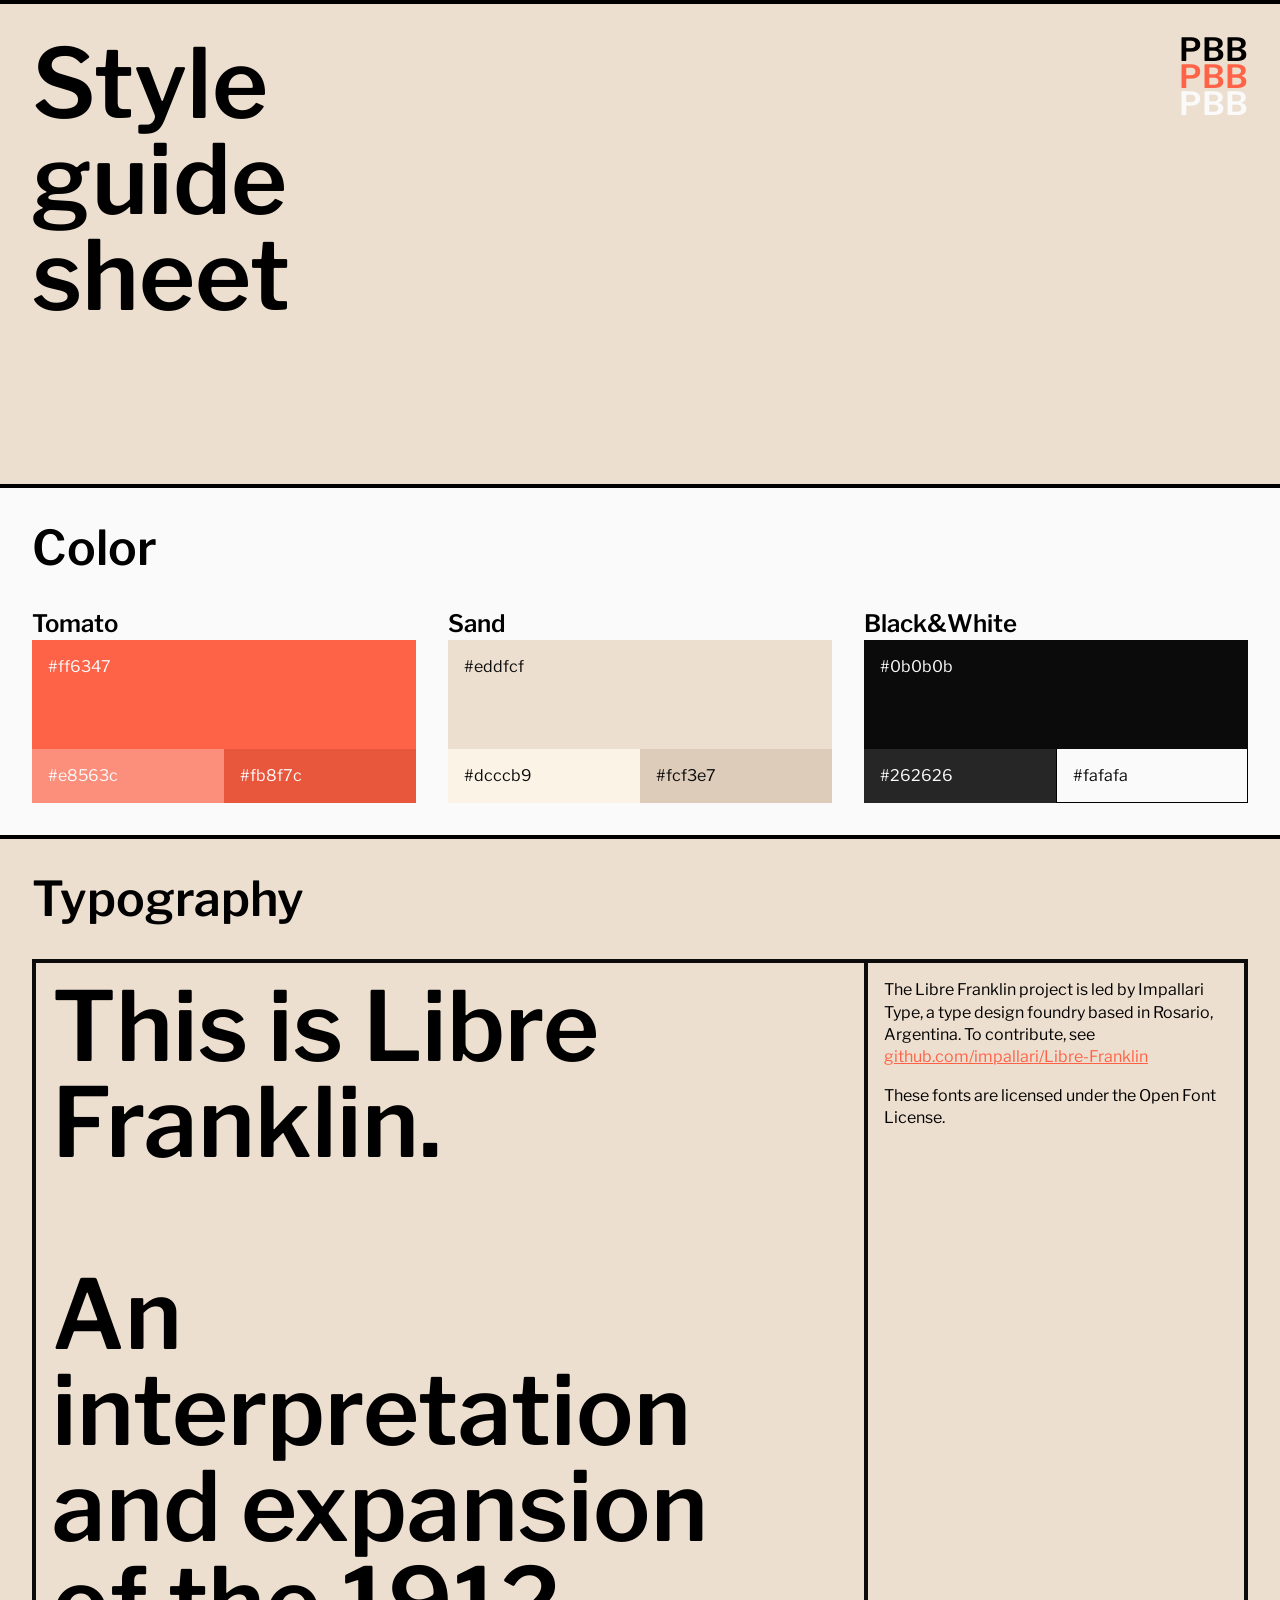
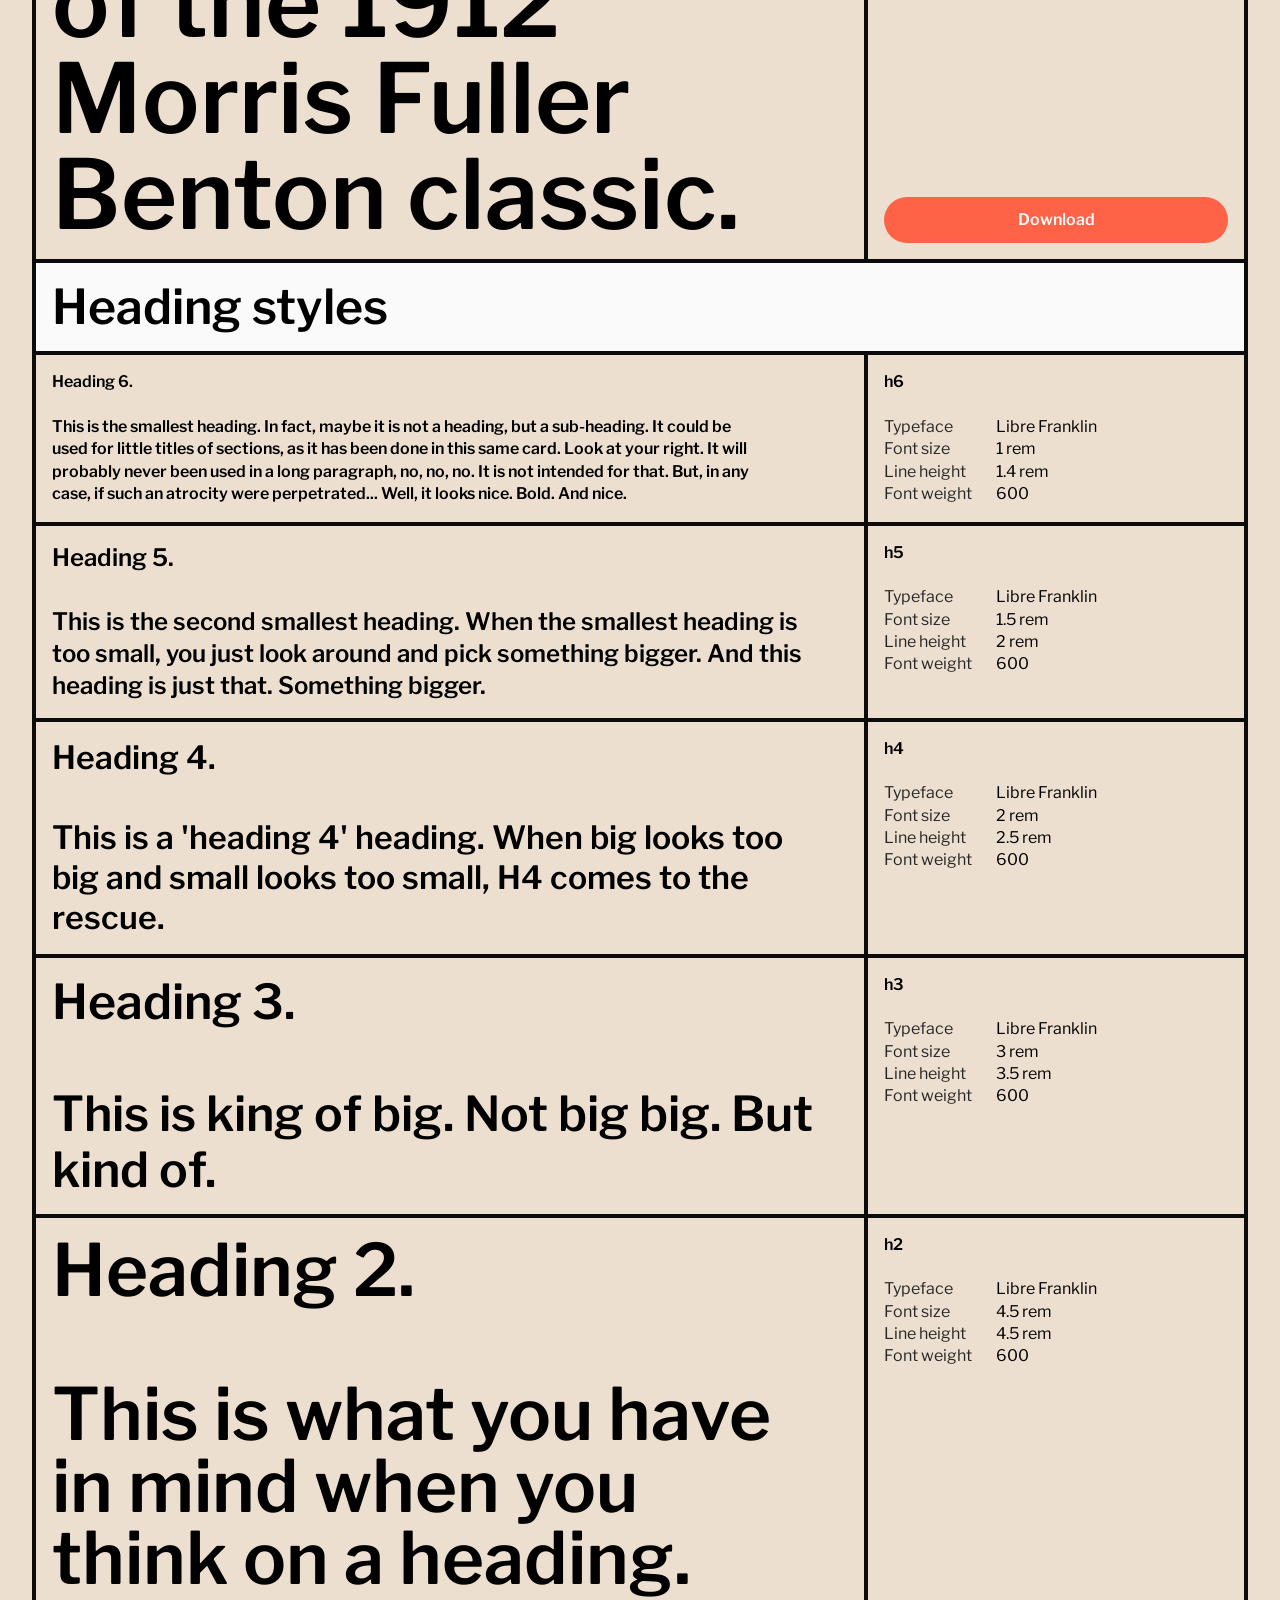
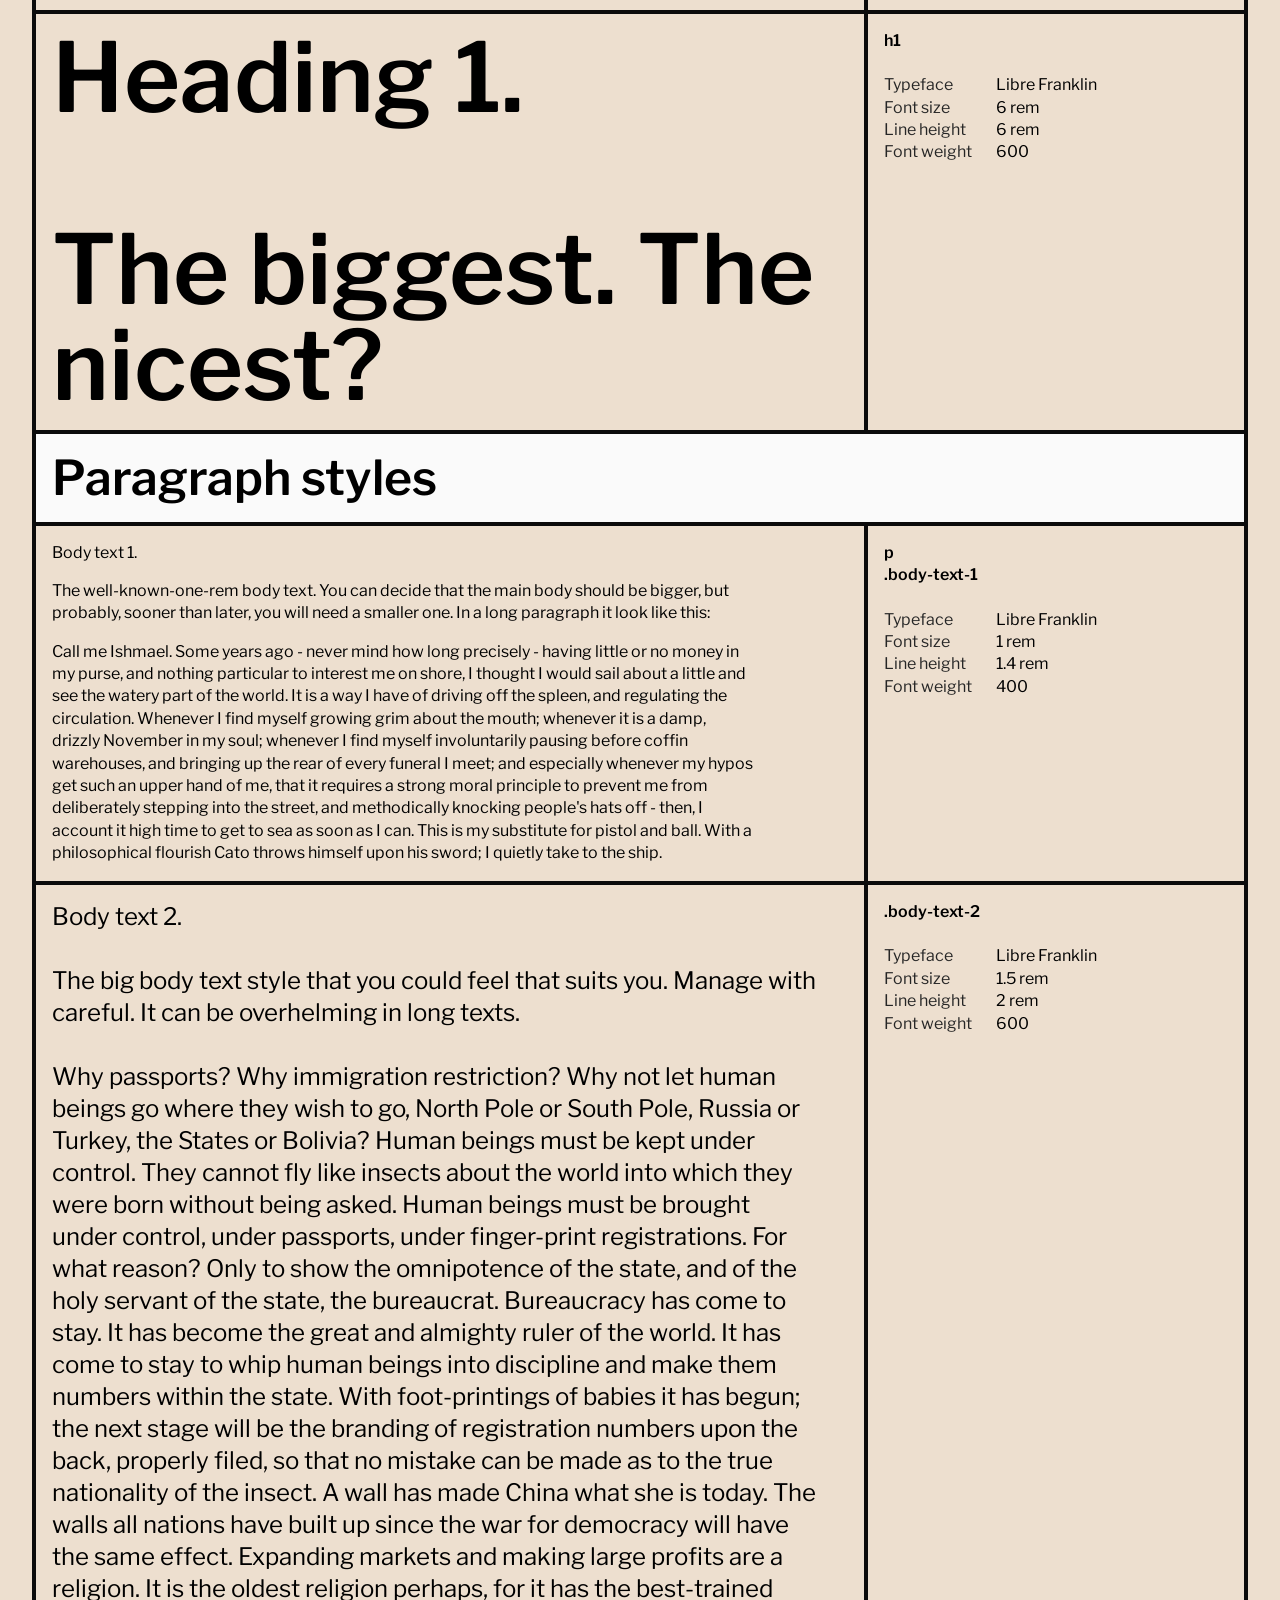
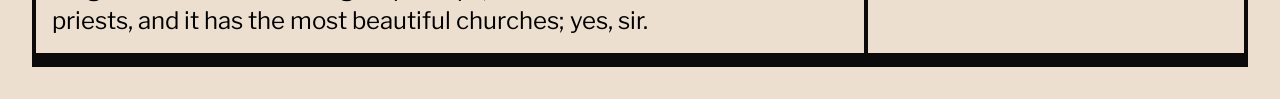
<file: index.html>
<!DOCTYPE html>
<head>
    <link href="Stylesheet.css" rel="Stylesheet">
    <link rel="preconnect" href="https://fonts.googleapis.com">
    <link rel="preconnect" href="https://fonts.gstatic.com" crossorigin>
    <link href="https://fonts.googleapis.com/css2?family=Libre+Franklin:ital,wght@0,100..900;1,100..900&display=swap" rel="stylesheet">
    <meta name="viewport" content="width=device-width,initial-scale=1.0">
    <title>Web style guidelines</title>
</head>
<body>

        <!--Header-->
        <section class="grid-container bg-beige">
            <div class="page-title">
                <h1>Style<br>guide<br>sheet</h1>
                <div>
                <h4 class='pbb'>PBB<br>
                    <span class="tomato">PBB</span><br>
                    <span class="white">PBB</span>
                </h4>
                </div>
            </div>
        </section>

        <!--Bloque Color-->
        <section class="grid-container bg-white">
            <div class="block-title">
                <h3>Color</h3>
            </div>
            <div class="column-1">
                <div class="card-color-stack">
                    <h5>Tomato</h5>
                    <div class="color-tile color-1"><p>#ff6347</p></div>
                    <div class="card-color-row">
                        <div class="color-tile color-1-1"><p>#e8563c</p></div>
                        <div class="color-tile color-1-2"><p>#fb8f7c</p></div>
                    </div>   
                </div>
            </div>
            <div class="column-2">
                <div class="card-color-stack">
                    <h5>Sand</h5>
                    <div class="color-tile color-2"><p>#eddfcf</p></div>
                    <div class="card-color-row">
                        <div class="color-tile color-2-1"><p>#dcccb9</p></div>
                        <div class="color-tile color-2-2"><p>#fcf3e7</p></div>
                    </div>   
                </div>
            </div>  
            <div class="column-3">
                <div class="card-color-stack">
                    <h5>Black&White</h5>    
                    <div class="color-tile color-3"><p>#0b0b0b</p></div>
                    <div class="card-color-row">
                        <div class="color-tile color-3-1"><p>#262626</p></div>
                        <div class="color-tile color-3-2"><p>#fafafa</p></div>
                    </div>   
                </div>
            </div>
        </section>



        <!--Bloque Typefaces-->
        <section class="grid-container bg-beige">
            <div class="block-title">
                    <h3>Typography</h3>
            </div>


            <div class="card-container">
                <!--Card Parrafada-->
                <div class="card-typeface">
                    <div class="card-typeface-L">
                        <h1>This is Libre Franklin.</h1>
                        <h1>An interpretation and expansion of the 1912 Morris Fuller Benton classic.</h1>
                    </div>
                    <div class="card-typeface-description">
                        <div>
                            <p class='body-text-1'>
                            The Libre Franklin project is led by Impallari Type, a type design foundry based in Rosario, Argentina. To contribute, see <a href="github.com/impallari/Libre-Franklin">github.com/impallari/Libre-Franklin</a></p>
                            <p class='body-text-1'>These fonts are licensed under the Open Font License.</p>
                        </div>
                        <button onclick="location.href='https://fonts.google.com/specimen/Libre+Franklin/about'">Download</button>
                    </div>
                </div>


                <!--Card separacion-->
                <div class="card-typeface separator">
                    <div class="card-typeface-L">
                        <h3>Heading styles</h3  >
                    </div>
                    
                </div>

                <!--Card-->
                <div class="card-typeface">
                    <div class="card-typeface-L">
                        <h6>Heading 6.</h6>
                        <h6>This is the smallest heading. In fact, maybe it is not a heading, but a sub-heading. It could be used for little titles of sections, as it has been done in this same card. Look at your right. It will probably never been used in a long paragraph, no, no, no. It is not intended for that. But, in any case, if such an atrocity were perpetrated... Well, it looks nice. Bold. And nice.</h6>
                    </div>
                    <div class="card-typeface-specs">
                        <h6>h6</h6>
                        <p class='body-text-1'>
                            <span class="label">Typeface</span>Libre Franklin<br>
                            <span class="label">Font size</span>1 rem<br>
                            <span class="label">Line height</span>1.4 rem<br>
                            <span class="label">Font weight</span>600<br>
                        </p>
                    </div>
                </div>

                <!--Card-->
                <div class="card-typeface">
                    <div class="card-typeface-L">
                        <h5>Heading 5.</h5>
                        <h5>This is the second smallest heading. When the smallest heading is too small, you just look around and pick something bigger. And this heading is just that. Something bigger.</h5>
                    </div>

                    <div class="card-typeface-specs">
                        <h6>h5</h6>
                        <p class='body-text-1'>
                            <span class="label">Typeface</span>Libre Franklin<br>
                            <span class="label">Font size</span>1.5 rem<br>
                            <span class="label">Line height</span>2 rem<br>
                            <span class="label">Font weight</span>600<br>
                        </p>
                    </div>
                </div>

                <!--Card-->
                <div class="card-typeface">
                    <div class="card-typeface-L">
                        <h4>Heading 4.</h4>
                        <h4>This is a 'heading 4' heading. When big looks too big and small looks too small, H4 comes to the rescue.</h4>
                    </div>
                    <div class="card-typeface-specs">
                        <h6>h4</h6>
                        <p class='body-text-1'>
                            <span class="label">Typeface</span>Libre Franklin<br>
                            <span class="label">Font size</span>2 rem<br>
                            <span class="label">Line height</span>2.5 rem<br>
                            <span class="label">Font weight</span>600<br>
                        </p>
                    </div>
                </div>
                
                <!--Card-->
                <div class="card-typeface hide-mobile">
                    <div class="card-typeface-L">
                        <h3>Heading 3.</h3>
                        <h3>This is king of big. Not big big. But kind of.</h3>
                    </div>
                    <div class="card-typeface-specs">
                        <h6>h3</h6>
                        <p class='body-text-1'>
                            <span class="label">Typeface</span>Libre Franklin<br>
                            <span class="label">Font size</span>3 rem<br>
                            <span class="label">Line height</span>3.5 rem<br>
                            <span class="label">Font weight</span>600<br>
                        </p>
                    </div>
                </div>

                <!--Card-->
                <div class="card-typeface">
                    <div class="card-typeface-L">
                        <h2>Heading 2.</h2>
                        <h2>This is what you have in mind when you think on a heading.</h2>
                    </div>
                    <div class="card-typeface-specs">
                        <h6>h2</h6>
                        <p class='body-text-1'>
                            <span class="label">Typeface</span>Libre Franklin<br>
                            <span class="label">Font size</span>4.5 rem<br>
                            <span class="label">Line height</span>4.5 rem<br>
                            <span class="label">Font weight</span>600<br>
                        </p>
                    </div>
                </div>


                <!--Card-->
                <div class="card-typeface">
                    <div class="card-typeface-L">
                        <h1>Heading 1.</h1>
                        <h1>The biggest. The nicest?</h1>
                    </div>
                    <div class="card-typeface-specs">
                        <div>
                            <h6>h1</h6>
                            <p class='body-text-1'>
                                <span class="label">Typeface</span>Libre Franklin<br>
                                <span class="label">Font size</span>6 rem<br>
                                <span class="label">Line height</span>6 rem<br>
                                <span class="label">Font weight</span>600<br>
                            </p>
                        </div>
                    </div>
                </div>

                <!--Card separacion-->
                <div class="card-typeface separator">
                    <div class="card-typeface-L">
                        <h3>Paragraph styles</h3  >
                    </div>
                    
                </div>


                <!--Card-->
                <div class="card-typeface">
                    <div class="card-typeface-L">
                        <p class="body-text-1">Body text 1.</p>
                        <p class="body-text-1">The well-known-one-rem body text. You can decide that the main body should be bigger, but probably, sooner than later, you will need a smaller one. In a long paragraph it look like this:
                        </p>
                        <p class="body-text-1">Call me Ishmael. Some years ago - never mind how long precisely - having little or no money in my purse, and nothing particular to interest me on shore, I thought I would sail about a little and see the watery part of the world. It is a way I have of driving off the spleen, and regulating the circulation. Whenever I find myself growing grim about the mouth; whenever it is a damp, drizzly November in my soul; whenever I find myself involuntarily pausing before coffin warehouses, and bringing up the rear of every funeral I meet; and especially whenever my hypos get such an upper hand of me, that it requires a strong moral principle to prevent me from deliberately stepping into the street, and methodically knocking people's hats off - then, I account it high time to get to sea as soon as I can. This is my substitute for pistol and ball. With a philosophical flourish Cato throws himself upon his sword; I quietly take to the ship.</p>
                    </div>
                    <div class="card-typeface-specs">
                        <div>
                            <h6>p<br>.body-text-1</h6>
                            <p class='body-text-1'>
                                <span class="label">Typeface</span>Libre Franklin<br>
                                <span class="label">Font size</span>1 rem<br>
                                <span class="label">Line height</span>1.4 rem<br>
                                <span class="label">Font weight</span>400<br>
                            </p>
                        </div>
                    </div>
                </div>

                <!--Card-->
                <div class="card-typeface">
                    <div class="card-typeface-L">
                        <p class="body-text-2">Body text 2.</p>
                        <p class="body-text-2">The big body text style that you could feel that suits you. Manage with careful. It can be overhelming in long texts.</p>
                        <p class="body-text-2">Why passports? Why immigration restriction? Why not let human beings go where they wish to go, North Pole or South Pole, Russia or Turkey, the States or Bolivia? Human beings must be kept under control. They cannot fly like insects about the world into which they were born without being asked. Human beings must be brought under control, under passports, under finger-print registrations. For what reason? Only to show the omnipotence of the state, and of the holy servant of the state, the bureaucrat. Bureaucracy has come to stay. It has become the great and almighty ruler of the world. It has come to stay to whip human beings into discipline and make them numbers within the state. With foot-printings of babies it has begun; the next stage will be the branding of registration numbers upon the back, properly filed, so that no mistake can be made as to the true nationality of the insect. A wall has made China what she is today. The walls all nations have built up since the war for democracy will have the same effect. Expanding markets and making large profits are a religion. It is the oldest religion perhaps, for it has the best-trained priests, and it has the most beautiful churches; yes, sir.</p>
                    </div>
                    <div class="card-typeface-specs">
                        <div>
                            <h6>.body-text-2</h6>
                            <p class='body-text-1'>
                                <span class="label">Typeface</span>Libre Franklin<br>
                                <span class="label">Font size</span>1.5 rem<br>
                                <span class="label">Line height</span>2 rem<br>
                                <span class="label">Font weight</span>600<br>
                            </p>
                        </div>
                    </div>
                </div>  
            </div>
        </section>
</body>
</file>
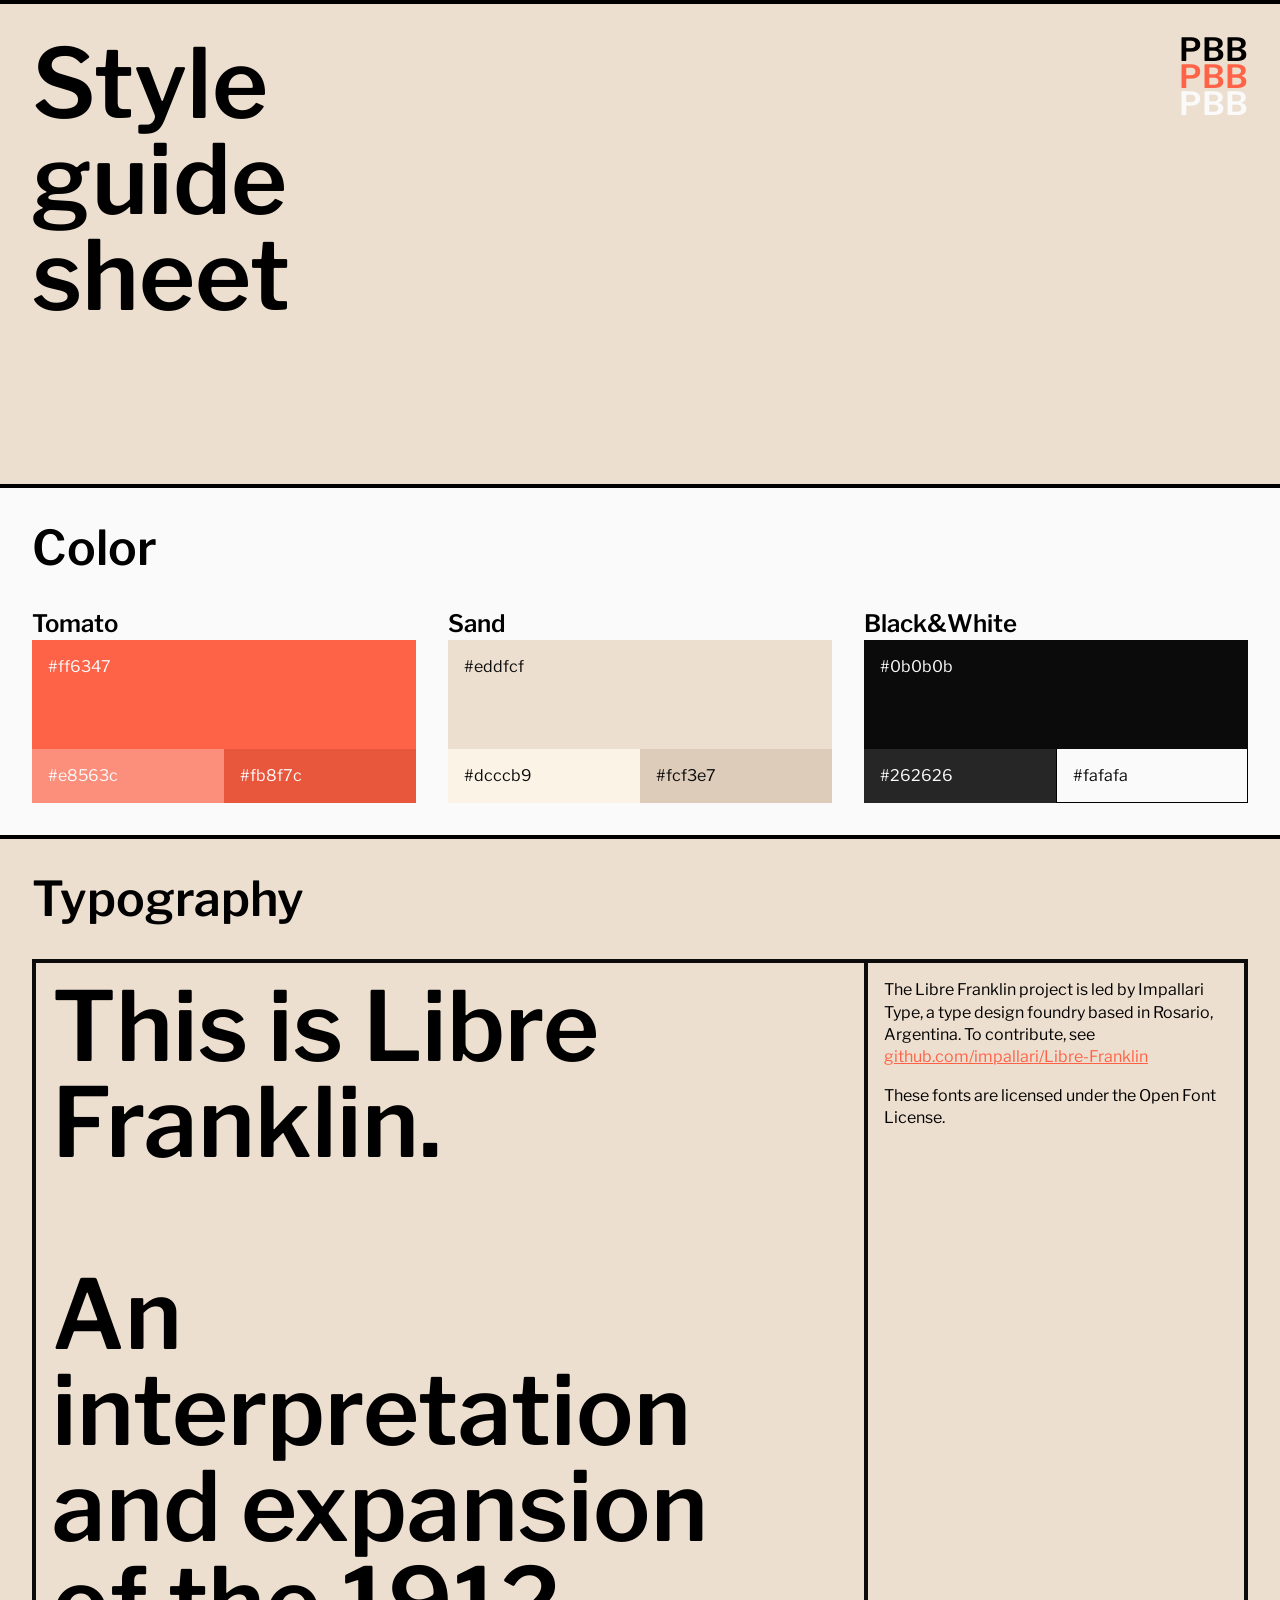
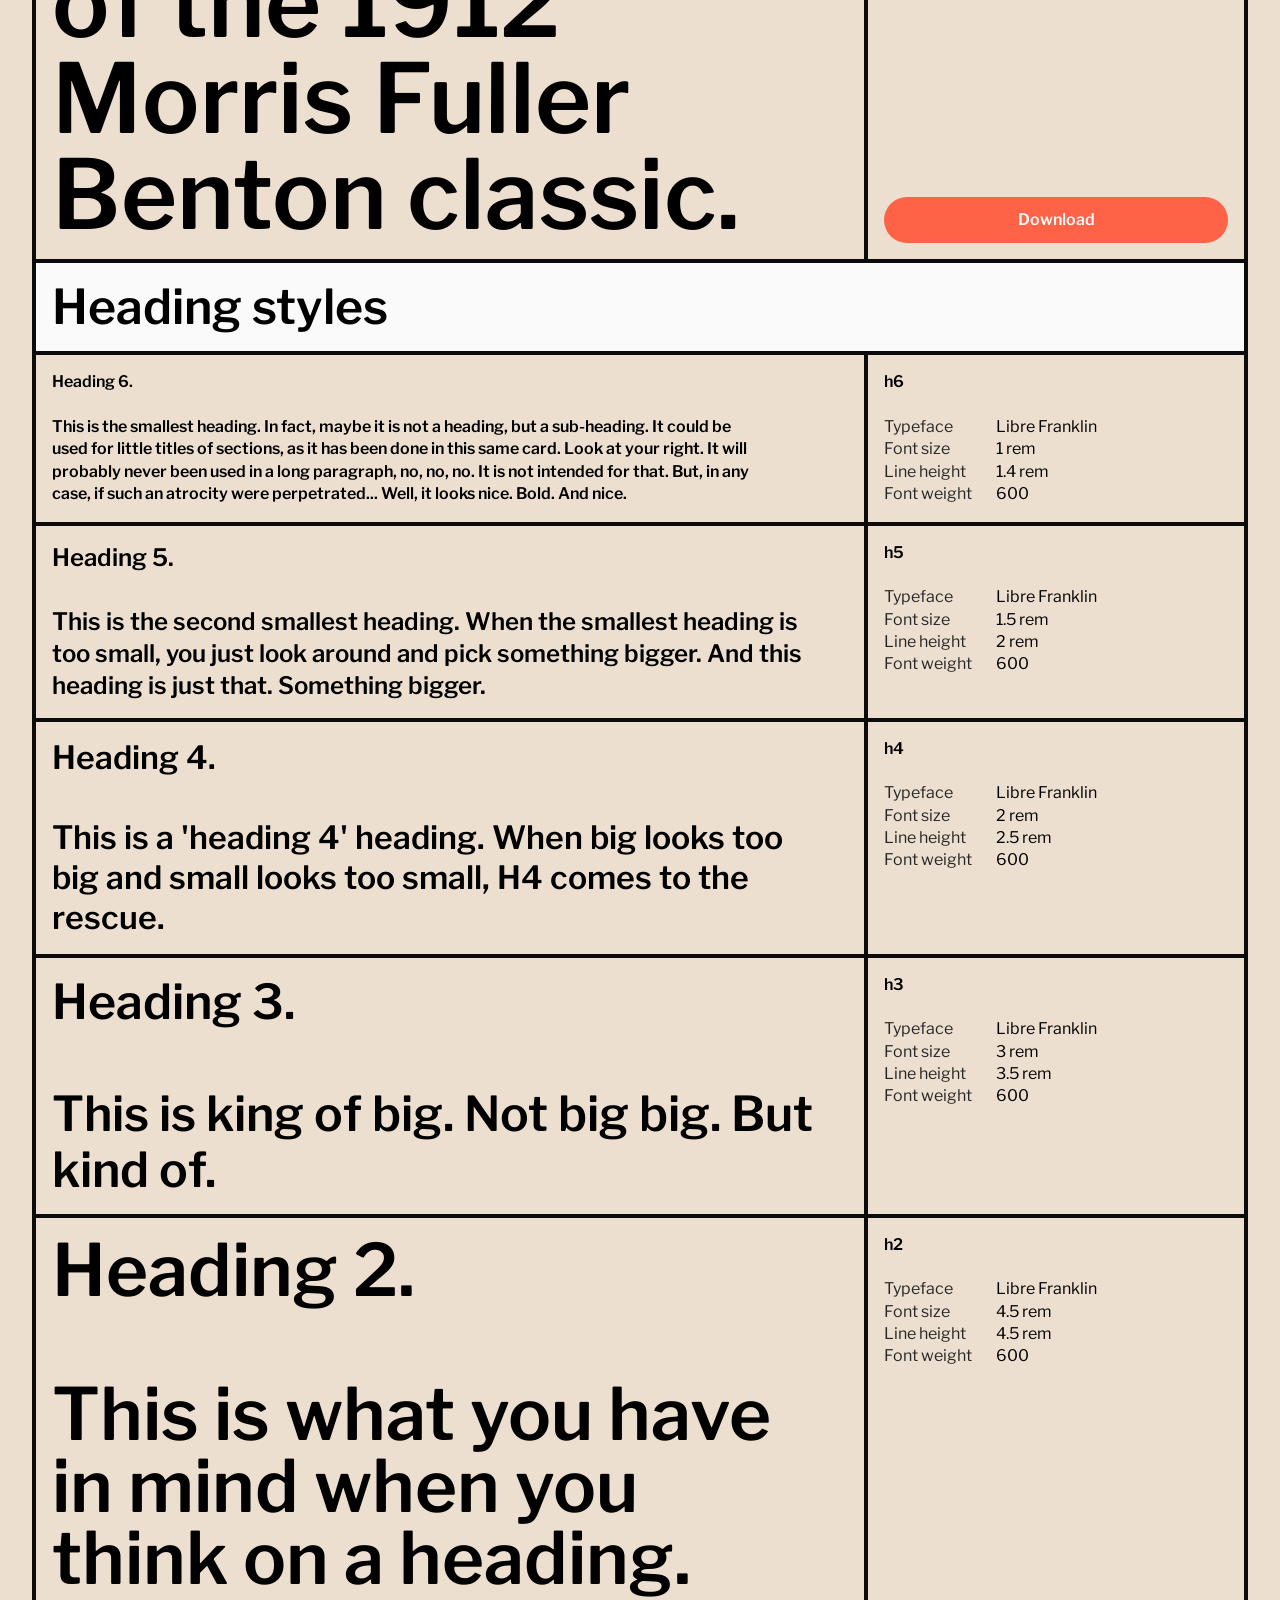
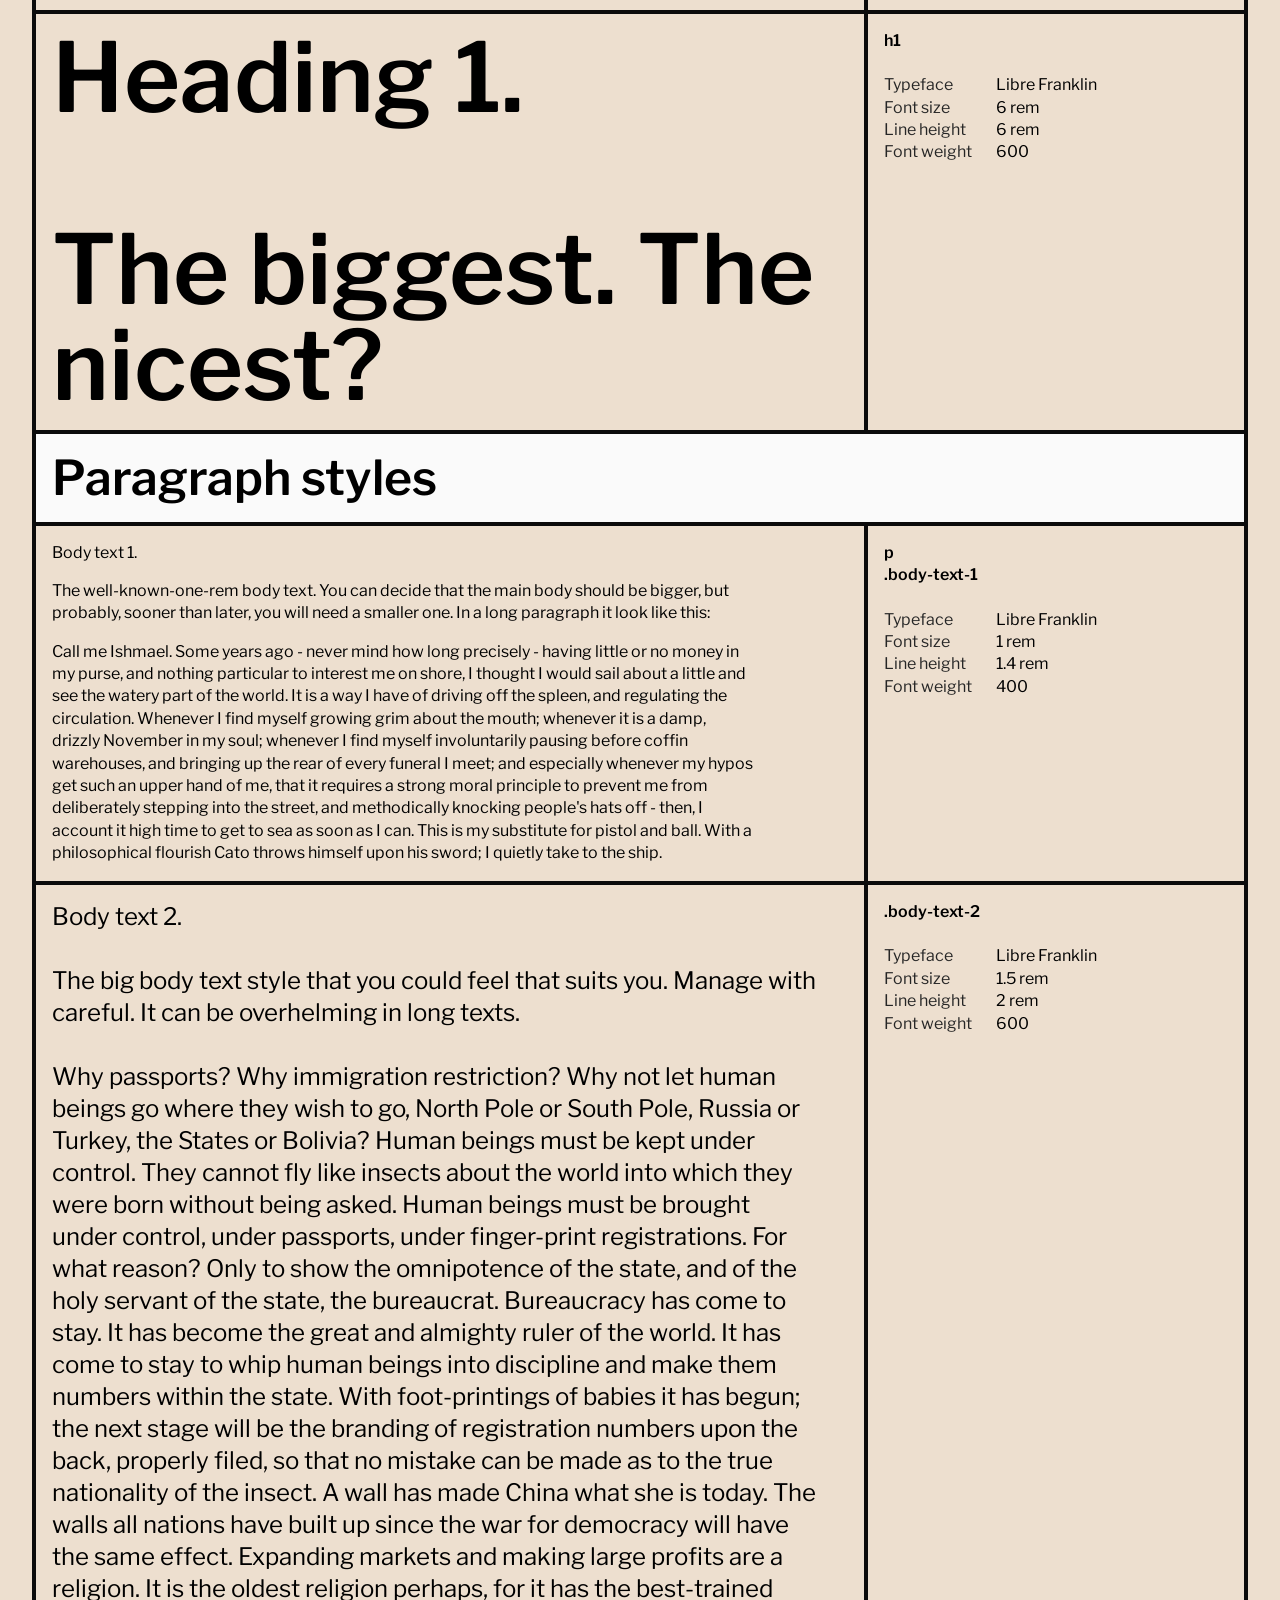
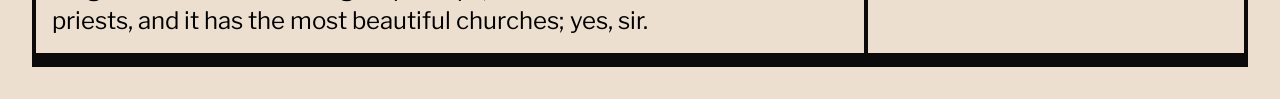
<file: guidelines_web.html>
<!DOCTYPE html>
<head>
    <link href="Stylesheet.css" rel="Stylesheet">
    <link rel="preconnect" href="https://fonts.googleapis.com">
    <link rel="preconnect" href="https://fonts.gstatic.com" crossorigin>
    <link href="https://fonts.googleapis.com/css2?family=Libre+Franklin:ital,wght@0,100..900;1,100..900&display=swap" rel="stylesheet">
    <title>Web style guidelines</title>
</head>
<body>

        <!--Header-->
        <section class="grid-container bg-beige">
            <div class="page-title">
                <h1>Style<br>guide<br>sheet</h1>
                <div>
                <h4 class='pbb'>PBB<br>
                    <span class="tomato">PBB</span><br>
                    <span class="white">PBB</span>
                </h4>
                </div>
            </div>
        </section>

        <!--Bloque Color-->
        <section class="grid-container bg-white">
            <div class="block-title">
                <h3>Color</h3>
            </div>
            <div class="column-1">
                <div class="card-color-stack">
                    <h5>Tomato</h5>
                    <div class="color-tile color-1"><p>#ff6347</p></div>
                    <div class="card-color-row">
                        <div class="color-tile color-1-1"><p>#e8563c</p></div>
                        <div class="color-tile color-1-2"><p>#fb8f7c</p></div>
                    </div>   
                </div>
            </div>
            <div class="column-2">
                <div class="card-color-stack">
                    <h5>Sand</h5>
                    <div class="color-tile color-2"><p>#eddfcf</p></div>
                    <div class="card-color-row">
                        <div class="color-tile color-2-1"><p>#dcccb9</p></div>
                        <div class="color-tile color-2-2"><p>#fcf3e7</p></div>
                    </div>   
                </div>
            </div>  
            <div class="column-3">
                <div class="card-color-stack">
                    <h5>Black&White</h5>    
                    <div class="color-tile color-3"><p>#0b0b0b</p></div>
                    <div class="card-color-row">
                        <div class="color-tile color-3-1"><p>#262626</p></div>
                        <div class="color-tile color-3-2"><p>#fafafa</p></div>
                    </div>   
                </div>
            </div>
        </section>



        <!--Bloque Typefaces-->
        <section class="grid-container bg-beige">
            <div class="block-title">
                    <h3>Typography</h3>
            </div>


            <div class="card-container">
                <!--Card Parrafada-->
                <div class="card-typeface">
                    <div class="card-typeface-L">
                        <h1>This is Libre Franklin.</h1>
                        <h1>An interpretation and expansion of the 1912 Morris Fuller Benton classic.</h1>
                    </div>
                    <div class="card-typeface-description">
                        <div>
                            <p class='body-text-1'>
                            The Libre Franklin project is led by Impallari Type, a type design foundry based in Rosario, Argentina. To contribute, see <a href="github.com/impallari/Libre-Franklin">github.com/impallari/Libre-Franklin</a></p>
                            <p class='body-text-1'>These fonts are licensed under the Open Font License.</p>
                        </div>
                        <button onclick="location.href='https://fonts.google.com/specimen/Libre+Franklin/about'">Download</button>
                    </div>
                </div>


                <!--Card separacion-->
                <div class="card-typeface separator">
                    <div class="card-typeface-L">
                        <h3>Heading styles</h3  >
                    </div>
                    
                </div>

                <!--Card-->
                <div class="card-typeface">
                    <div class="card-typeface-L">
                        <h6>Heading 6.</h6>
                        <h6>This is the smallest heading. In fact, maybe it is not a heading, but a sub-heading. It could be used for little titles of sections, as it has been done in this same card. Look at your right. It will probably never been used in a long paragraph, no, no, no. It is not intended for that. But, in any case, if such an atrocity were perpetrated... Well, it looks nice. Bold. And nice.</h6>
                    </div>
                    <div class="card-typeface-specs">
                        <h6>h6</h6>
                        <p class='body-text-1'>
                            <span class="label">Typeface</span>Libre Franklin<br>
                            <span class="label">Font size</span>1 rem<br>
                            <span class="label">Line height</span>1.4 rem<br>
                            <span class="label">Font weight</span>600<br>
                        </p>
                    </div>
                </div>

                <!--Card-->
                <div class="card-typeface">
                    <div class="card-typeface-L">
                        <h5>Heading 5.</h5>
                        <h5>This is the second smallest heading. When the smallest heading is too small, you just look around and pick something bigger. And this heading is just that. Something bigger.</h5>
                    </div>

                    <div class="card-typeface-specs">
                        <h6>h5</h6>
                        <p class='body-text-1'>
                            <span class="label">Typeface</span>Libre Franklin<br>
                            <span class="label">Font size</span>1.5 rem<br>
                            <span class="label">Line height</span>2 rem<br>
                            <span class="label">Font weight</span>600<br>
                        </p>
                    </div>
                </div>

                <!--Card-->
                <div class="card-typeface">
                    <div class="card-typeface-L">
                        <h4>Heading 4.</h4>
                        <h4>This is a 'heading 4' heading. When big looks too big and small looks too small, H4 comes to the rescue.</h4>
                    </div>
                    <div class="card-typeface-specs">
                        <h6>h4</h6>
                        <p class='body-text-1'>
                            <span class="label">Typeface</span>Libre Franklin<br>
                            <span class="label">Font size</span>2 rem<br>
                            <span class="label">Line height</span>2.5 rem<br>
                            <span class="label">Font weight</span>600<br>
                        </p>
                    </div>
                </div>
                
                <!--Card-->
                <div class="card-typeface">
                    <div class="card-typeface-L">
                        <h3>Heading 3.</h3>
                        <h3>This is king of big. Not big big. But kind of.</h3>
                    </div>
                    <div class="card-typeface-specs">
                        <h6>h3</h6>
                        <p class='body-text-1'>
                            <span class="label">Typeface</span>Libre Franklin<br>
                            <span class="label">Font size</span>3 rem<br>
                            <span class="label">Line height</span>3.5 rem<br>
                            <span class="label">Font weight</span>600<br>
                        </p>
                    </div>
                </div>

                <!--Card-->
                <div class="card-typeface">
                    <div class="card-typeface-L">
                        <h2>Heading 2.</h2>
                        <h2>This is what you have in mind when you think on a heading.</h2>
                    </div>
                    <div class="card-typeface-specs">
                        <h6>h2</h6>
                        <p class='body-text-1'>
                            <span class="label">Typeface</span>Libre Franklin<br>
                            <span class="label">Font size</span>4.5 rem<br>
                            <span class="label">Line height</span>4.5 rem<br>
                            <span class="label">Font weight</span>600<br>
                        </p>
                    </div>
                </div>


                <!--Card-->
                <div class="card-typeface">
                    <div class="card-typeface-L">
                        <h1>Heading 1.</h1>
                        <h1>The biggest. The nicest?</h1>
                    </div>
                    <div class="card-typeface-specs">
                        <div>
                            <h6>h1</h6>
                            <p class='body-text-1'>
                                <span class="label">Typeface</span>Libre Franklin<br>
                                <span class="label">Font size</span>6 rem<br>
                                <span class="label">Line height</span>6 rem<br>
                                <span class="label">Font weight</span>600<br>
                            </p>
                        </div>
                    </div>
                </div>

                <!--Card separacion-->
                <div class="card-typeface separator">
                    <div class="card-typeface-L">
                        <h3>Paragraph styles</h3  >
                    </div>
                    
                </div>


                <!--Card-->
                <div class="card-typeface">
                    <div class="card-typeface-L">
                        <p class="body-text-1">Body text 1.</p>
                        <p class="body-text-1">The well-known-one-rem body text. You can decide that the main body should be bigger, but probably, sooner than later, you will need a smaller one. In a long paragraph it look like this:
                        </p>
                        <p class="body-text-1">Call me Ishmael. Some years ago - never mind how long precisely - having little or no money in my purse, and nothing particular to interest me on shore, I thought I would sail about a little and see the watery part of the world. It is a way I have of driving off the spleen, and regulating the circulation. Whenever I find myself growing grim about the mouth; whenever it is a damp, drizzly November in my soul; whenever I find myself involuntarily pausing before coffin warehouses, and bringing up the rear of every funeral I meet; and especially whenever my hypos get such an upper hand of me, that it requires a strong moral principle to prevent me from deliberately stepping into the street, and methodically knocking people's hats off - then, I account it high time to get to sea as soon as I can. This is my substitute for pistol and ball. With a philosophical flourish Cato throws himself upon his sword; I quietly take to the ship.</p>
                    </div>
                    <div class="card-typeface-specs">
                        <div>
                            <h6>p<br>.body-text-1</h6>
                            <p class='body-text-1'>
                                <span class="label">Typeface</span>Libre Franklin<br>
                                <span class="label">Font size</span>1 rem<br>
                                <span class="label">Line height</span>1.4 rem<br>
                                <span class="label">Font weight</span>400<br>
                            </p>
                        </div>
                    </div>
                </div>

                <!--Card-->
                <div class="card-typeface">
                    <div class="card-typeface-L">
                        <p class="body-text-2">Body text 2.</p>
                        <p class="body-text-2">The big body text style that you could feel that suits you. Manage with careful. It can be overhelming in long texts.</p>
                        <p class="body-text-2">Why passports? Why immigration restriction? Why not let human beings go where they wish to go, North Pole or South Pole, Russia or Turkey, the States or Bolivia? Human beings must be kept under control. They cannot fly like insects about the world into which they were born without being asked. Human beings must be brought under control, under passports, under finger-print registrations. For what reason? Only to show the omnipotence of the state, and of the holy servant of the state, the bureaucrat. Bureaucracy has come to stay. It has become the great and almighty ruler of the world. It has come to stay to whip human beings into discipline and make them numbers within the state. With foot-printings of babies it has begun; the next stage will be the branding of registration numbers upon the back, properly filed, so that no mistake can be made as to the true nationality of the insect. A wall has made China what she is today. The walls all nations have built up since the war for democracy will have the same effect. Expanding markets and making large profits are a religion. It is the oldest religion perhaps, for it has the best-trained priests, and it has the most beautiful churches; yes, sir.</p>
                    </div>
                    <div class="card-typeface-specs">
                        <div>
                            <h6>.body-text-2</h6>
                            <p class='body-text-1'>
                                <span class="label">Typeface</span>Libre Franklin<br>
                                <span class="label">Font size</span>1.5 rem<br>
                                <span class="label">Line height</span>2 rem<br>
                                <span class="label">Font weight</span>600<br>
                            </p>
                        </div>
                    </div>
                </div>  
            </div>
        </section>
</body>
</file>
<file: Stylesheet.css>
/*  ---------------- Reset ---------------- 
    http://meyerweb.com/eric/tools/css/reset/ v2.0 | 20110126 | License: none (public domain)
*/

html, body, div, span, applet, object, iframe, h1, h2, h3, h4, h5, h6, p, blockquote, pre, a, abbr, acronym, address, big, cite, code, del, dfn, em, img, ins, kbd, q, s, samp, small, strike, strong, sub, sup, tt, var, b, u, i, center, dl, dt, dd, ol, ul, li, fieldset, form, label, legend, table, caption, tbody, tfoot, thead, tr, th, td, article, aside, canvas, details, embed, figure, figcaption, footer, header, hgroup, menu, nav, output, ruby, section, summary, time, mark, audio, video {
	margin: 0;
	padding: 0;
	border: 0;
	font-size: 100%;
	font: inherit;
	vertical-align: baseline;
}
/* HTML5 display-role reset for older browsers */
article, aside, details, figcaption, figure, footer, header, hgroup, menu, nav, section {
	display: block;
}
body {
	line-height: 1;
}
ol, ul {
	list-style: none;
}
blockquote, q {
	quotes: none;
}
blockquote:before, blockquote:after, q:before, q:after {
	content: '';
	content: none;
}
table {
	border-collapse: collapse;
	border-spacing: 0;
}
/* ------------------ END reset --------------------- */



/* ------- Text styles ------- */

h1 {
    font-family: 'Libre Franklin', sans-serif;
    font-size: 6rem;
    line-height: 6rem;
    font-weight: 600;
}


h2 {
    font-family: 'Libre Franklin', sans-serif;
    font-size: 4.5rem;
    line-height: 4.5rem;
    font-weight: 600;
}

h3 {
    font-family: 'Libre Franklin', sans-serif;
    font-size: 3rem;
    line-height: 3.5rem;
    font-weight: 600;
}

h4 {
    font-family: 'Libre Franklin', sans-serif;
    font-size: 2rem;
    line-height: 2.5rem;
    font-weight: 600;
}

h5 {
    font-family: 'Libre Franklin', sans-serif;
    font-size: 1.5rem;
    line-height: 2rem;
    font-weight: 600;

}

h6 {   
    font-family: 'Libre Franklin', sans-serif;
    font-size: 1rem;
    line-height: 1.4rem;
    font-weight: 600;
    max-width: 44rem;
}

p {
    font-family: 'Libre Franklin', sans-serif;
    font-size: 1rem;
    line-height: 1.4rem;
    font-weight: 400; 
}

.body-text-1 {
    font-family: 'Libre Franklin', sans-serif;
    font-size: 1rem;
    line-height: 1.4rem;
    font-weight: 400;
    max-width: 44rem;
}

.body-text-2 {
    font-family: 'Libre Franklin', sans-serif;
    font-size: 1.5rem;
    line-height: 2rem;
    font-weight: 400;
    max-width: 66rem;
}


.quotes {
    font-family: 'Libre Franklin', sans-serif;
    font-size: 2rem;
    line-height: 2.5rem;
    font-weight: 400;
}

a {
    color: var(--tomato);
}

/* ------- Space between paragraphs ------- */

h6 + h6 {
    margin-top: 1.4rem;
}

h5 + h5 {
    margin-top: 2rem;
}

h4 + h4 {
    margin-top: 2.5rem;
}

h3 + h3 {
    margin-top: 3.5rem;
}

h2 + h2 {
    margin-top: 4.5rem;
}

h1 + h1 {
    margin-top: 6rem;
}

.body-text-1 + .body-text-1 {
    margin-top: 1rem;
}

.body-text-2 + .body-text-2 {
    margin-top: 2rem;
}

h6 + .body-text-1 {
    margin-top: 1.4rem;
}

h5 + .body-text-2 {
    margin-top: 2rem;
}


/* ------- Color ------- */

:root {
    --tomato: #ff6347;
    --tomato-dark: #e8563c;
    --tomato-light: #fb8f7c;
    --beige: #eddfcf;
    --beige-dark: #dcccb9;
    --beige-light: #fcf3e7;    
    --white: #fafafa;
    --black: #0b0b0b;
    --black-light: #262626;
}

/* ------- Grid & Layout ------- */

.grid-container {
    display: grid;
    grid-template-columns: repeat(12, minmax(0px, 1fr));
    grid-auto-flow: column;
    /*grid-template-columns: repeat(auto-fit, 1fr);*/
    /*grid-template-columns: repeat(12, minmax(0, 1fr));*/
    column-gap: 2rem;
}

.column-1 {
    grid-column: 1 / span 4;
    overflow: hidden;
}

.column-2 {
    grid-column: 5 / span 4;
    overflow: hidden;
}

.column-3 {
    grid-column: 9 / span 4;
    overflow: hidden;
}

.block-title {
    grid-column: 1 / span 12;
    margin-bottom: 2rem;
}

.page-title {
    grid-column: 1 / span 12;
    margin-bottom: 8rem;
    display: flex;
    flex-flow: row;
    justify-content: space-between;
}


section {
    border-top: solid 4px black;
    padding: 2rem;
    grid-column: 1 / span 12;
    display: grid;
    grid-template-columns: subgrid;
}


.bg-white {
    background-color: var(--white);
}

.bg-beige {
    background-color: var(--beige);
}

/* ------- Componentes ------- */

.card-color-stack {
    display: flex;
    flex-direction: column;
}

.color-tile {
    height: 6.8rem;
    padding: 16px;
    box-sizing: border-box;
}

.card-color-row {
    display: flex;
    flex-direction: row;
    flex-wrap: wrap;
}

.card-color-row .color-tile {
    height: 3.4rem;
    width: 50%;
    flex-grow: 1;
    flex-wrap: wrap;
}

.color-1 {
    background-color: var(--tomato);
    color: var(--white);
}

.color-1-1 {
    background-color: var(--tomato-light);
    color: var(--white);
}

.color-1-2 {
    background-color: var(--tomato-dark);
    color: var(--white);
}

.color-2 {
    background-color: var(--beige);
    color: var(--black);
}

.color-2-1 {
    background-color: var(--beige-light);
    color: var(--black);
}

.color-2-2 {
    background-color: var(--beige-dark);
    color: var(--black);
}

.color-3 {
    background-color: var(--black);
    color: var(--white);
}

.color-3-1 {
    background-color: var(--black-light);
    color: var(--white);
}

.color-3-2 {
    background-color: var(--white);
    color: var(--black);
    border: solid 1px black;
    border-top: none;
}

.card-color h4 {
    justify-content: center;
    align-items: center;
}

.tomato {
    color: var(--tomato);
}

.white {
    color: var(--white);
}

.table-typeface {
    grid-column: 1 / span 12;
    border: solid 2px var(--black);
    padding: 16px;
}

.card-typeface {
    display: grid;
    grid-column: 1 / span 12;
}

.card-container {
    grid-column: 1/ span 12;
    display: grid;
    grid-template-columns: subgrid;
    padding: 0;
    border: solid 2px var(--black);
    border-bottom: solid 12px var(--black);
    overflow: hidden;
}

.card-typeface {
    grid-column: 1 / span 12;
    display: grid;
    grid-template-columns: subgrid;
    border: solid 2px var(--black);
    overflow: hidden;
}

.card-typeface-L {
    grid-column: 1 / span 8;
    padding: 1rem;
}

.card-typeface-description {
    grid-column: 9 / span 4;
    border-left: solid 4px var(--black);
    padding: 1rem;
    display:flex;
    flex-direction: column;
    justify-content: space-between;
}

.card-typeface-specs {
    grid-column: 9 / span 4;
    border-left: solid 4px var(--black);
    padding: 1rem;
}

.separator {
    background-color: var(--white);
}

.label {
    display: inline-block;
    width: 7rem;
    color: var(--black-light);
}

.card-typeface-R h5 {
    padding-bottom: 1.4rem;
}

button {
    font-family: 'Libre Franklin', sans-serif;
    font-size: 1rem;
    line-height: 1.4rem;
    font-weight: 600;
    color: var(--white);
    background-color: var(--tomato);
    padding: 12px 24px;
    border-radius: 2rem;
    border: none;
}

button:hover {
    background-color: var(--tomato-dark);
}

button:active {
    background-color: var(--black);
    color: var(--white);
}

.pbb {
    line-height: 1.7rem;
    margin-top: 0px;
}


/* ------- particion palabras ------- */

p, h1, h2, h3, h4, h5, h6 {
    /* ------- Hyphens va guay ------- */
    -webkit-hyphens: auto;
    -moz-hyphens: auto;
    -ms-hyphens: auto;
    hyphens: auto;
    /* ------- Fallback para no soportados ------- */
    word-wrap: break-word;
    }



/* ------- Under 960px ------- */

@media only screen and (max-width: 960px) {

section {
    padding: 2rem 2rem;
    display: block;
}

.grid-container {
    display: block;
}    

.column-2, .column-3 {
    margin-top: 2rem;
}

.card-typeface {
    display: block;
}

.card-typeface-description {
    display: flex;
    flex-direction: row;
}

.card-typeface-description div {
    width: 70%;
    margin-right: 2rem;
}

.card-typeface-description button {
    align-self: flex-start;

}
.card-typeface-description, .card-typeface-specs {
    border-left: none;
    border-top: solid 2px var(--black);
}

h1 {
    font-family: 'Libre Franklin', sans-serif;
    font-size: 4rem;
    line-height: 4rem;
    font-weight: 600;
}


h2 {
    font-family: 'Libre Franklin', sans-serif;
    font-size: 3rem;
    line-height: 3.5rem;
    font-weight: 600;
}

.hide-mobile {
    display: none;
}

}

/* ------- Under 480px ------- */

@media only screen and (max-width: 480px) {

section {
    padding: 2rem 1rem;
}
	
.card-typeface-description {
    display: flex;
    flex-direction: column;
}

.card-typeface-description div {
    width: 100%;
    margin-bottom: 2rem;
}

.card-typeface-description button {
    width: 100%;
}

}
</file>
